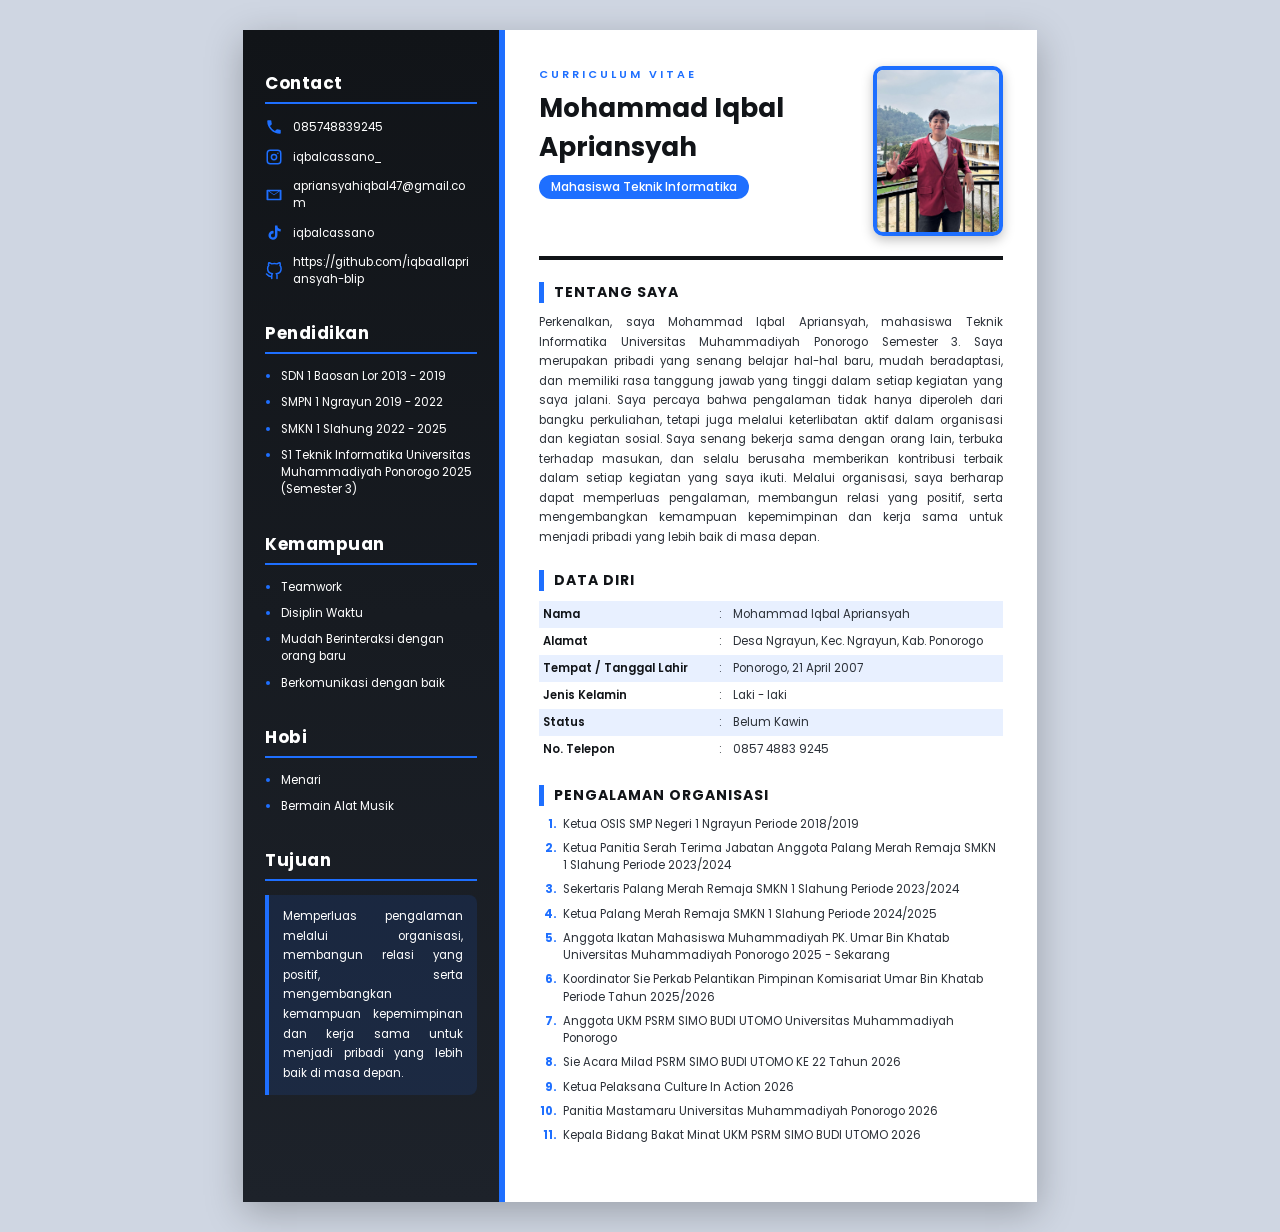
<file: CV/index.html>
<!DOCTYPE html>
<html lang="id">
<head>
  <meta charset="UTF-8">
  <meta name="viewport" content="width=device-width, initial-scale=1.0">
  <title>CV - Mohammad Iqbal Apriansyah</title>
  <link rel="preconnect" href="https://fonts.googleapis.com">
  <link href="https://fonts.googleapis.com/css2?family=Poppins:wght@400;500;600;700&display=swap" rel="stylesheet">
  <link rel="stylesheet" href="style.css">
</head>
<body>
  <div class="cv">

   
    <aside class="sidebar">

      <section>
        <h2 class="side-title">Contact</h2>
        <ul class="contact-list">
          <li>
            <svg viewBox="0 0 24 24"><path d="M6.6 10.8a15.1 15.1 0 0 0 6.6 6.6l2.2-2.2a1 1 0 0 1 1-.25 11.4 11.4 0 0 0 3.6.57 1 1 0 0 1 1 1V20a1 1 0 0 1-1 1A17 17 0 0 1 3 4a1 1 0 0 1 1-1h3.5a1 1 0 0 1 1 1c0 1.25.2 2.45.57 3.57a1 1 0 0 1-.25 1z"/></svg>
            <span>085748839245</span>
          </li>
          <li>
            <svg viewBox="0 0 24 24"><path d="M7 2h10a5 5 0 0 1 5 5v10a5 5 0 0 1-5 5H7a5 5 0 0 1-5-5V7a5 5 0 0 1 5-5zm0 2a3 3 0 0 0-3 3v10a3 3 0 0 0 3 3h10a3 3 0 0 0 3-3V7a3 3 0 0 0-3-3H7zm5 3.5A4.5 4.5 0 1 1 7.5 12 4.5 4.5 0 0 1 12 7.5zm0 2A2.5 2.5 0 1 0 14.5 12 2.5 2.5 0 0 0 12 9.5zM17.2 6a1 1 0 1 1-1 1 1 1 0 0 1 1-1z"/></svg>
            <span>iqbalcassano_</span>
          </li>
          <li>
            <svg viewBox="0 0 24 24"><path d="M3 5h18a1 1 0 0 1 1 1v12a1 1 0 0 1-1 1H3a1 1 0 0 1-1-1V6a1 1 0 0 1 1-1zm9 7.2L4.5 7v10h15V7L12 12.2zM6 7l6 4.2L18 7H6z"/></svg>
            <span>apriansyahiqbal47@gmail.com</span>
          </li>
          <li>
            <svg viewBox="0 0 24 24"><path d="M16.6 2h-3.3v13.2a2.7 2.7 0 1 1-2.7-2.7c.3 0 .5 0 .8.1V9.2a6 6 0 1 0 5.2 5.9V8.6a7.4 7.4 0 0 0 4.3 1.4V6.7a4.4 4.4 0 0 1-4.3-4.7z"/></svg>
            <span>iqbalcassano</span>
          </li>
          <li>
            <svg viewBox="0 0 24 24" style="fill:none;stroke:#1e6fff;stroke-width:2;stroke-linecap:round;stroke-linejoin:round"><path d="M9 19c-5 1.5-5-2.5-7-3m14 6v-3.87a3.37 3.37 0 0 0-.94-2.61c3.14-.35 6.44-1.54 6.44-7A5.44 5.44 0 0 0 20 4.77 5.07 5.07 0 0 0 19.91 1S18.73.65 16 2.48a13.38 13.38 0 0 0-7 0C6.27.65 5.09 1 5.09 1A5.07 5.07 0 0 0 5 4.77a5.44 5.44 0 0 0-1.5 3.78c0 5.42 3.3 6.61 6.44 7A3.37 3.37 0 0 0 9 18.13V22"/></svg>
            <a href="https://github.com/iqbaallapriansyah-blip" target="_blank">https://github.com/iqbaallapriansyah-blip</a>
          </li>
        </ul>
      </section>

      <section>
        <h2 class="side-title">Pendidikan</h2>
        <ul class="bullet-list">
          <li>SDN 1 Baosan Lor 2013 - 2019</li>
          <li>SMPN 1 Ngrayun 2019 - 2022</li>
          <li>SMKN 1 Slahung 2022 - 2025</li>
          <li>S1 Teknik Informatika Universitas Muhammadiyah Ponorogo 2025 (Semester 3)</li>
        </ul>
      </section>

      <section>
        <h2 class="side-title">Kemampuan</h2>
        <ul class="bullet-list">
          <li>Teamwork</li>
          <li>Disiplin Waktu</li>
          <li>Mudah Berinteraksi dengan orang baru</li>
          <li>Berkomunikasi dengan baik</li>
        </ul>
      </section>

      <section>
        <h2 class="side-title">Hobi</h2>
        <ul class="bullet-list">
          <li>Menari</li>
          <li>Bermain Alat Musik</li>
        </ul>
      </section>

      <section>
        <h2 class="side-title">Tujuan</h2>
        <p class="side-text">
          Memperluas pengalaman melalui organisasi, membangun relasi yang positif, serta mengembangkan kemampuan kepemimpinan dan kerja sama untuk menjadi pribadi yang lebih baik di masa depan.
        </p>
      </section>

    </aside>

    <main class="main">

      <header class="header">
        <div class="header-text">
          <p class="label">Curriculum Vitae</p>
          <h1>Mohammad Iqbal Apriansyah</h1>
          <p class="role">Mahasiswa Teknik Informatika</p>
        </div>
        <img src="WhatsApp Image 2026-09-29 at 16.29.52.jpg" class="photo">
      </header>

      <section class="block">
        <h2 class="main-title">Tentang Saya</h2>
        <p class="about">
          Perkenalkan, saya Mohammad Iqbal Apriansyah, mahasiswa Teknik Informatika Universitas Muhammadiyah Ponorogo Semester 3. Saya merupakan pribadi yang senang belajar hal-hal baru, mudah beradaptasi, dan memiliki rasa tanggung jawab yang tinggi dalam setiap kegiatan yang saya jalani. Saya percaya bahwa pengalaman tidak hanya diperoleh dari bangku perkuliahan, tetapi juga melalui keterlibatan aktif dalam organisasi dan kegiatan sosial. Saya senang bekerja sama dengan orang lain, terbuka terhadap masukan, dan selalu berusaha memberikan kontribusi terbaik dalam setiap kegiatan yang saya ikuti. Melalui organisasi, saya berharap dapat memperluas pengalaman, membangun relasi yang positif, serta mengembangkan kemampuan kepemimpinan dan kerja sama untuk menjadi pribadi yang lebih baik di masa depan.
        </p>
      </section>

      <section class="block">
        <h2 class="main-title">Data Diri</h2>
        <table class="data-table">
          <tr><td>Nama</td><td>:</td><td>Mohammad Iqbal Apriansyah</td></tr>
          <tr><td>Alamat</td><td>:</td><td>Desa Ngrayun, Kec. Ngrayun, Kab. Ponorogo</td></tr>
          <tr><td>Tempat / Tanggal Lahir</td><td>:</td><td>Ponorogo, 21 April 2007</td></tr>
          <tr><td>Jenis Kelamin</td><td>:</td><td>Laki - laki</td></tr>
          <tr><td>Status</td><td>:</td><td>Belum Kawin</td></tr>
          <tr><td>No. Telepon</td><td>:</td><td>0857 4883 9245</td></tr>        
        </table>
      </section>

      <section class="block">
        <h2 class="main-title">Pengalaman Organisasi</h2>
        <ol class="exp-list">
          <li>Ketua OSIS SMP Negeri 1 Ngrayun Periode 2018/2019</li>
          <li>Ketua Panitia Serah Terima Jabatan Anggota Palang Merah Remaja SMKN 1 Slahung Periode 2023/2024</li>
          <li>Sekertaris Palang Merah Remaja SMKN 1 Slahung Periode 2023/2024</li>
          <li>Ketua Palang Merah Remaja SMKN 1 Slahung Periode 2024/2025</li>
          <li>Anggota Ikatan Mahasiswa Muhammadiyah PK. Umar Bin Khatab Universitas Muhammadiyah Ponorogo 2025 - Sekarang</li>
          <li>Koordinator Sie Perkab Pelantikan Pimpinan Komisariat Umar Bin Khatab Periode Tahun 2025/2026</li>
          <li>Anggota UKM PSRM SIMO BUDI UTOMO Universitas Muhammadiyah Ponorogo</li>
          <li>Sie Acara Milad PSRM SIMO BUDI UTOMO KE 22 Tahun 2026</li>
          <li>Ketua Pelaksana Culture In Action 2026</li>
          <li>Panitia Mastamaru Universitas Muhammadiyah Ponorogo 2026</li>
          <li>Kepala Bidang Bakat Minat UKM PSRM SIMO BUDI UTOMO 2026</li>
        </ol>
      </section>

    </main>
  </div>
</body>
</html>
</file>
<file: CV/style.css>
/* ===== RESET & VARIABEL WARNA ===== */
:root {
  --hitam: #111418;
  --hitam-muda: #1d222a;
  --biru: #1e6fff;
  --biru-tua: #0b3d91;
  --biru-muda: #e8f0ff;
  --teks: #2b3038;
  --putih: #ffffff;
}

* { margin: 0; padding: 0; box-sizing: border-box; }

body {
  font-family: 'Poppins', sans-serif;
  background: #cfd6e2;
  color: var(--teks);
  padding: 30px 15px;
}

/* ===== KERANGKA CV (ukuran A4) ===== */
.cv {
  width: 210mm;
  min-height: 297mm;
  margin: 0 auto;
  display: flex;
  background: var(--putih);
  box-shadow: 0 10px 35px rgba(0, 0, 0, 0.25);
  overflow: hidden;
}

/* ===== SIDEBAR (HITAM) ===== */
.sidebar {
  width: 33%;
  background: linear-gradient(180deg, var(--hitam) 0%, var(--hitam-muda) 100%);
  color: var(--putih);
  padding: 40px 22px;
  border-right: 6px solid var(--biru);
}

.sidebar section { margin-bottom: 32px; }

.side-title {
  font-size: 17px;
  font-weight: 700;
  color: var(--putih);
  padding-bottom: 6px;
  margin-bottom: 14px;
  border-bottom: 2px solid var(--biru);
  letter-spacing: 0.5px;
}

.contact-list { list-style: none; }

.contact-list li {
  display: flex;
  align-items: center;
  gap: 10px;
  font-size: 11.5px;
  margin-bottom: 12px;
  word-break: break-all;
}

.contact-list svg {
  width: 18px;
  height: 18px;
  flex-shrink: 0;
  fill: var(--biru);
}

.contact-list a { color: var(--putih); text-decoration: none; }
.contact-list a:hover { color: var(--biru); }

.bullet-list { padding-left: 16px; }

.bullet-list li {
  font-size: 11.5px;
  line-height: 1.5;
  margin-bottom: 9px;
}

.bullet-list li::marker { color: var(--biru); }

.side-text {
  font-size: 11.5px;
  line-height: 1.7;
  text-align: justify;
  padding: 12px 14px;
  background: rgba(30, 111, 255, 0.12);
  border-left: 4px solid var(--biru);
  border-radius: 0 8px 8px 0;
}

/* ===== KONTEN UTAMA ===== */
.main {
  width: 67%;
  padding: 36px 34px;
}

/* Header + foto di pojok kanan atas */
.header {
  display: flex;
  justify-content: space-between;
  align-items: flex-start;
  gap: 20px;
  padding-bottom: 20px;
  margin-bottom: 22px;
  border-bottom: 4px solid var(--hitam);
}

.label {
  font-size: 11px;
  font-weight: 600;
  letter-spacing: 3px;
  text-transform: uppercase;
  color: var(--biru);
}

.header h1 {
  font-size: 26px;
  line-height: 1.5;
  font-weight: 700;
  color: var(--hitam);
  margin: 6px 0;
}

.role {
  display: inline-block;
  background: var(--biru);
  color: var(--putih);
  font-size: 12px;
  font-weight: 500;
  padding: 3px 12px;
  border-radius: 20px;
}

.photo {
  width: 130px;
  height: 170px;
  object-fit: cover;
  object-position: center 100%;
  border-radius: 10px;
  border: 4px solid var(--biru);
  box-shadow: 0 4px 12px rgba(0, 0, 0, 0.25);
  flex-shrink: 0;
}

/* Judul bagian */
.block { margin-bottom: 22px; }

.main-title {
  font-size: 14px;
  font-weight: 700;
  text-transform: uppercase;
  letter-spacing: 1px;
  color: var(--hitam);
  margin-bottom: 10px;
  padding-left: 10px;
  border-left: 5px solid var(--biru);
}

.about {
  font-size: 11.5px;
  line-height: 1.7;
  text-align: justify;
}

/* Tabel data diri */
.data-table { width: 100%; border-collapse: collapse; font-size: 11.5px; }
.data-table td { padding: 5px 4px; vertical-align: top; }
.data-table td:nth-child(1) { width: 38%; font-weight: 600; color: var(--hitam); }
.data-table td:nth-child(2) { width: 14px; }
.data-table tr:nth-child(odd) { background: var(--biru-muda); }

/* Pengalaman organisasi */
.exp-list { padding-left: 20px; }

.exp-list li {
  font-size: 11.5px;
  line-height: 1.5;
  margin-bottom: 7px;
  padding-left: 4px;
}

.exp-list li::marker { color: var(--biru); font-weight: 700; }

/* ===== RESPONSIF (HP) ===== */
@media (max-width: 820px) {
  .cv { width: 100%; flex-direction: column; }
  .sidebar, .main { width: 100%; }
  .sidebar { border-right: none; border-bottom: 6px solid var(--biru); }
  .header { flex-direction: column-reverse; align-items: flex-end; }
  .header-text { align-self: flex-start; }
}

/* ===== CETAK / SIMPAN PDF ===== */
@media print {
  body { background: none; padding: 0; }
  .cv { box-shadow: none; margin: 0; }
  * { -webkit-print-color-adjust: exact; print-color-adjust: exact; }
  @page { size: A4; margin: 0; }
}
</file>
